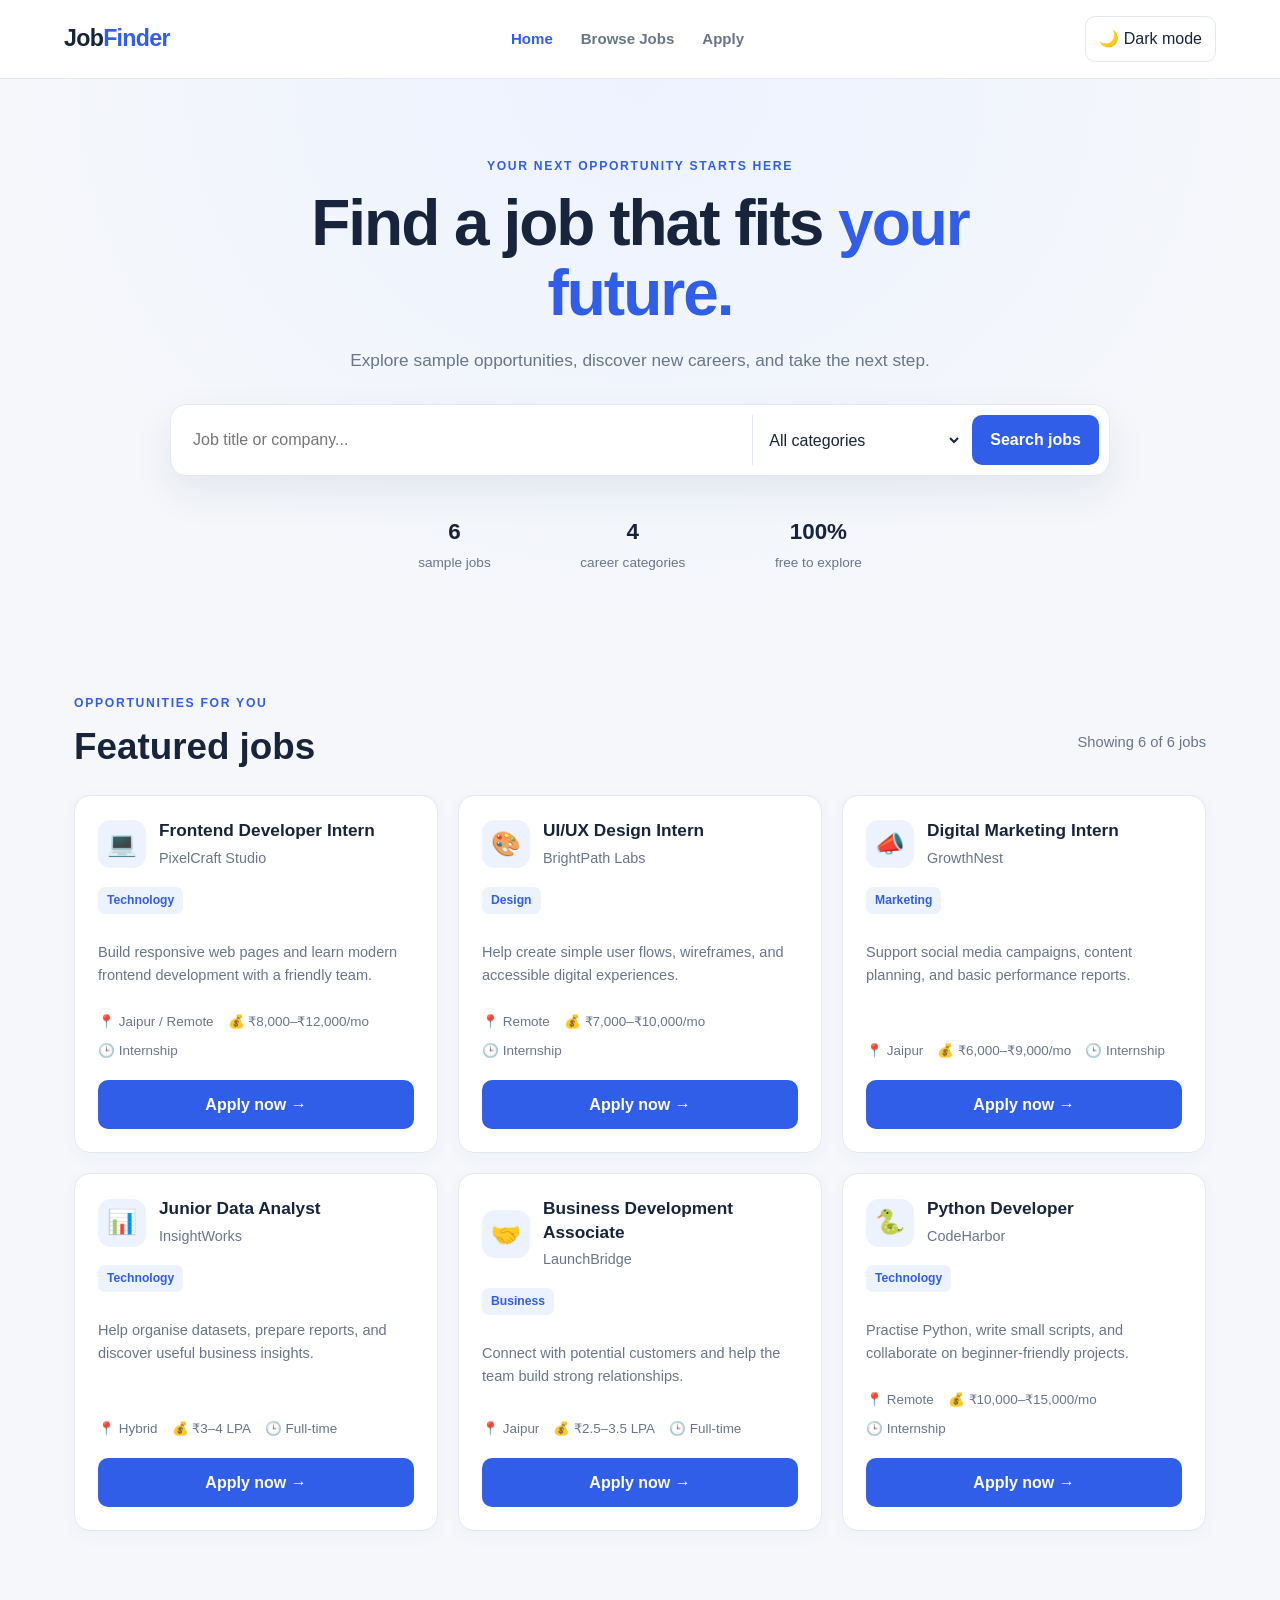
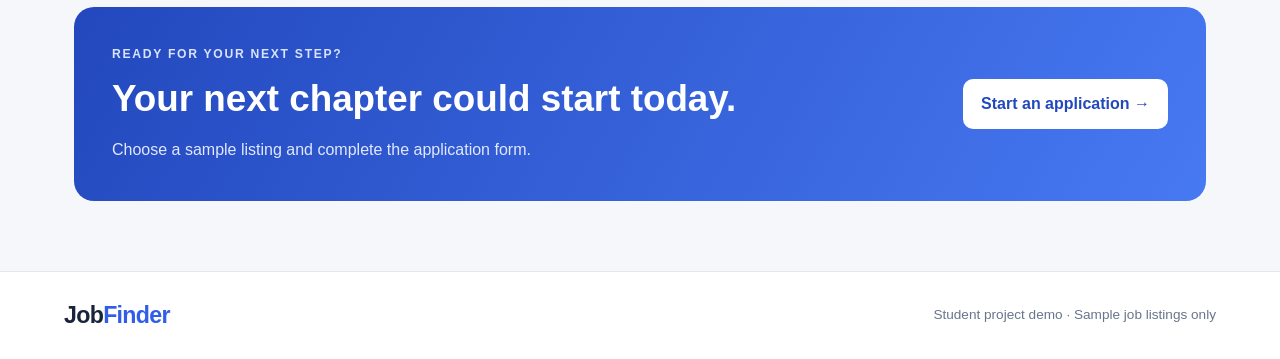
<file: index.html>
<!DOCTYPE html>
<html lang="en">
<head>
  <meta charset="UTF-8">
  <meta name="viewport" content="width=device-width, initial-scale=1.0">
  <title>JobFinder | Find Your Next Job</title>
  <link rel="stylesheet" href="style.css">
  <script src="script.js" defer></script>
</head>
<body>
  <header class="site-header">
    <a class="logo" href="index.html">Job<span>Finder</span></a>
    <nav aria-label="Main navigation">
      <a class="active" href="index.html">Home</a>
      <a href="#jobs">Browse Jobs</a>
      <a href="apply.html">Apply</a>
    </nav>
    <button id="themeToggle" class="theme-button" type="button" aria-label="Toggle dark mode">🌙 Theme</button>
  </header>

  <main>
    <section class="hero">
      <p class="eyebrow">YOUR NEXT OPPORTUNITY STARTS HERE</p>
      <h1>Find a job that fits <span>your future.</span></h1>
      <p class="hero-text">Explore sample opportunities, discover new careers, and take the next step.</p>
      <form id="searchForm" class="search-bar">
        <label class="sr-only" for="jobSearch">Search jobs or companies</label>
        <input id="jobSearch" type="search" placeholder="Job title or company..." autocomplete="off">
        <label class="sr-only" for="categoryFilter">Job category</label>
        <select id="categoryFilter">
          <option value="all">All categories</option>
          <option value="Technology">Technology</option>
          <option value="Design">Design</option>
          <option value="Marketing">Marketing</option>
          <option value="Business">Business</option>
        </select>
        <button class="button button-primary" type="submit">Search jobs</button>
      </form>
      <div class="hero-stats">
        <div><strong id="jobCount">6</strong><span>sample jobs</span></div>
        <div><strong>4</strong><span>career categories</span></div>
        <div><strong>100%</strong><span>free to explore</span></div>
      </div>
    </section>

    <section id="jobs" class="jobs-section">
      <div class="section-heading">
        <div><p class="eyebrow">OPPORTUNITIES FOR YOU</p><h2>Featured jobs</h2></div>
        <p id="resultMessage" aria-live="polite">Showing all jobs</p>
      </div>
      <div id="jobGrid" class="job-grid">
        
      </div>
      <p id="noResults" class="no-results" hidden>No jobs match your search. Try another keyword or category.</p>
    </section>

    <section class="callout">
      <div><p class="eyebrow">READY FOR YOUR NEXT STEP?</p><h2>Your next chapter could start today.</h2><p>Choose a sample listing and complete the application form.</p></div>
      <a class="button button-light" href="apply.html">Start an application →</a>
    </section>
  </main>

  <footer><a class="logo" href="index.html">Job<span>Finder</span></a><p>Student project demo · Sample job listings only</p></footer>
</body>
</html>
</file>
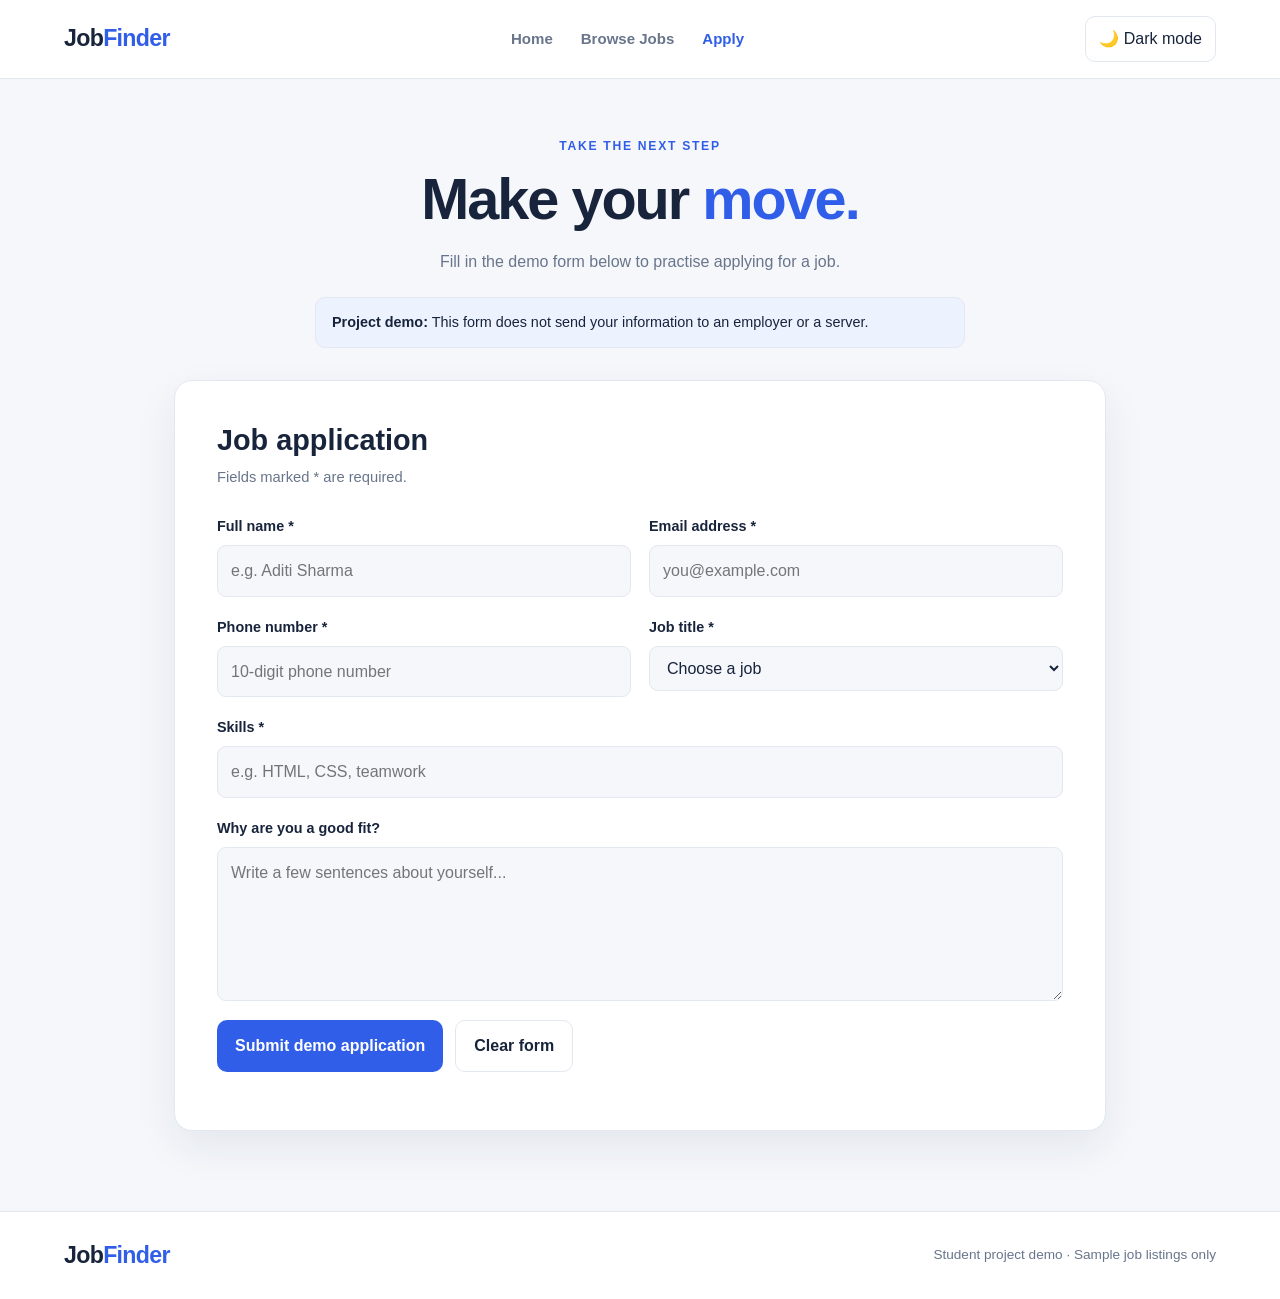
<file: apply.html>
<!DOCTYPE html>
<html lang="en">
<head>
  <meta charset="UTF-8">
  <meta name="viewport" content="width=device-width, initial-scale=1.0">
  <title>Apply for a Job | JobFinder</title>
  <link rel="stylesheet" href="style.css">
  <script src="script.js" defer></script>
</head>
<body>
  <header class="site-header">
    <a class="logo" href="index.html">Job<span>Finder</span></a>
    <nav aria-label="Main navigation">
      <a href="index.html">Home</a>
      <a href="index.html#jobs">Browse Jobs</a>
      <a class="active" href="apply.html">Apply</a>
    </nav>
    <button id="themeToggle" class="theme-button" type="button" aria-label="Toggle dark mode">🌙 Theme</button>
  </header>

  <main class="apply-main">
    <section class="apply-intro">
      <p class="eyebrow">TAKE THE NEXT STEP</p>
      <h1>Make your <span>move.</span></h1>
      <p>Fill in the demo form below to practise applying for a job.</p>
      <div class="notice"><strong>Project demo:</strong> This form does not send your information to an employer or a server.</div>
    </section>

    <section class="form-card">
      <h2>Job application</h2>
      <p class="muted">Fields marked * are required.</p>
      <form id="applicationForm">
        <div class="form-row">
          <div class="form-field">
            <label for="fullName">Full name *</label>
            <input id="fullName" name="fullName" type="text" placeholder="e.g. Aditi Sharma" required minlength="2">
          </div>
          <div class="form-field">
            <label for="email">Email address *</label>
            <input id="email" name="email" type="email" placeholder="you@example.com" required>
          </div>
        </div>
        <div class="form-row">
          <div class="form-field">
            <label for="phone">Phone number *</label>
            <input id="phone" name="phone" type="tel" placeholder="10-digit phone number" required pattern="[0-9]{10}" title="Enter exactly 10 digits">
          </div>
          <div class="form-field">
            <label for="selectedJob">Job title *</label>
            <select id="selectedJob" name="selectedJob" required>
              <option value="">Choose a job</option>
              <option>Frontend Developer Intern</option>
              <option>UI/UX Design Intern</option>
              <option>Digital Marketing Intern</option>
              <option>Junior Data Analyst</option>
              <option>Business Development Associate</option>
              <option>Python Developer</option>
            </select>
          </div>
        </div>
        <div class="form-field">
          <label for="skills">Skills *</label>
          <input id="skills" name="skills" type="text" placeholder="e.g. HTML, CSS, teamwork" required>
        </div>
        <div class="form-field">
          <label for="coverLetter">Why are you a good fit?</label>
          <textarea id="coverLetter" name="coverLetter" rows="5" placeholder="Write a few sentences about yourself..."></textarea>
        </div>
        <div class="form-actions">
          <button class="button button-primary" type="submit">Submit demo application</button>
          <button class="button button-outline" type="reset">Clear form</button>
        </div>
        <p id="formMessage" class="form-message" role="status" aria-live="polite"></p>
      </form>
    </section>
  </main>

  <footer><a class="logo" href="index.html">Job<span>Finder</span></a><p>Student project demo · Sample job listings only</p></footer>
</body>
</html>
</file>
<file: style.css>
:root {
  --bg: #f5f7fb;
  --surface: #ffffff;
  --text: #17243b;
  --muted: #68758b;
  --primary: #315ee8;
  --primary-dark: #2348bd;
  --border: #e2e7f0;
  --soft: #edf2ff;
  --shadow: 0 16px 40px rgba(27, 44, 82, 0.08);
}
* { box-sizing: border-box; }
html { scroll-behavior: smooth; }
body { margin: 0; background: var(--bg); color: var(--text); font-family: Arial, Helvetica, sans-serif; line-height: 1.6; transition: background .25s, color .25s; }
body.dark { --bg: #111827; --surface: #1c2638; --text: #edf2ff; --muted: #aab5ca; --primary: #83a0ff; --primary-dark: #b6c5ff; --border: #354158; --soft: #293858; --shadow: 0 16px 40px rgba(0,0,0,.18); }
a { color: inherit; text-decoration: none; }
button, input, select, textarea { font: inherit; }
button, .button { cursor: pointer; }
.site-header { min-height: 78px; display: flex; align-items: center; justify-content: space-between; gap: 24px; padding: 16px max(5%, calc((100% - 1180px)/2)); background: var(--surface); border-bottom: 1px solid var(--border); }
.logo { font-size: 1.45rem; font-weight: 800; letter-spacing: -.7px; }
.logo span, h1 span { color: var(--primary); }
nav { display: flex; gap: 28px; align-items: center; }
nav a { color: var(--muted); font-weight: 700; font-size: .94rem; }
nav a:hover, nav a.active { color: var(--primary); }
.theme-button { border: 1px solid var(--border); border-radius: 10px; padding: 9px 13px; color: var(--text); background: var(--surface); white-space: nowrap; }
.hero { padding: 78px 5% 60px; text-align: center; background: radial-gradient(ellipse at top, var(--soft), var(--bg) 68%); }
.eyebrow { margin: 0 0 12px; color: var(--primary); font-size: .76rem; font-weight: 800; letter-spacing: 1.7px; }
h1 { max-width: 820px; margin: 0 auto 18px; font-size: clamp(2.3rem, 5vw, 4.3rem); line-height: 1.1; letter-spacing: -2px; }
.hero-text { max-width: 610px; margin: 0 auto 30px; color: var(--muted); font-size: 1.08rem; }
.search-bar { max-width: 940px; margin: 0 auto; padding: 10px; display: flex; gap: 10px; background: var(--surface); border: 1px solid var(--border); border-radius: 16px; box-shadow: var(--shadow); }
.search-bar input, .search-bar select { min-width: 0; flex: 1; border: 0; outline: 0; background: transparent; color: var(--text); padding: 12px; }
.search-bar select { max-width: 210px; border-left: 1px solid var(--border); }
.button { display: inline-flex; align-items: center; justify-content: center; border: 0; border-radius: 10px; padding: 12px 18px; font-weight: 800; transition: transform .2s, background .2s; }
.button:hover { transform: translateY(-2px); }
.button-primary { background: var(--primary); color: #fff; }
body.dark .button-primary { color: #111827; }
.button-primary:hover { background: var(--primary-dark); }
.hero-stats { display: flex; justify-content: center; gap: clamp(28px, 7vw, 90px); margin-top: 38px; }
.hero-stats div { display: grid; gap: 2px; }
.hero-stats strong { font-size: 1.4rem; }
.hero-stats span { color: var(--muted); font-size: .85rem; }
.jobs-section { max-width: 1180px; margin: 0 auto; padding: 60px 24px 76px; }
.section-heading { display: flex; align-items: end; justify-content: space-between; gap: 20px; margin-bottom: 26px; }
.section-heading h2, .callout h2, .form-card h2 { margin: 0; font-size: clamp(1.7rem, 3vw, 2.3rem); line-height: 1.2; }
.section-heading > p, .muted { color: var(--muted); font-size: .92rem; }
.job-grid { display: grid; grid-template-columns: repeat(3, minmax(0, 1fr)); gap: 20px; }
.job-card { display: flex; flex-direction: column; padding: 23px; background: var(--surface); border: 1px solid var(--border); border-radius: 16px; box-shadow: 0 5px 20px rgba(30,50,90,.03); transition: transform .2s, box-shadow .2s; }
.job-card:hover { transform: translateY(-4px); box-shadow: var(--shadow); }
.job-top { display: flex; align-items: center; gap: 13px; margin-bottom: 17px; }
.company-icon { display: grid; place-items: center; width: 48px; height: 48px; flex-shrink: 0; border-radius: 13px; background: var(--soft); font-size: 1.5rem; }
.job-card h3 { margin: 0; font-size: 1.08rem; line-height: 1.35; }
.company-name { margin: 4px 0 0; color: var(--muted); font-size: .9rem; }
.tag { display: inline-block; align-self: flex-start; margin-bottom: 12px; padding: 4px 9px; color: var(--primary); background: var(--soft); border-radius: 7px; font-size: .76rem; font-weight: 800; }
.job-description { flex: 1; color: var(--muted); font-size: .91rem; }
.job-meta { display: flex; flex-wrap: wrap; gap: 8px 14px; margin: 9px 0 18px; color: var(--muted); font-size: .84rem; }
.job-card .button { width: 100%; }
.no-results { padding: 28px; text-align: center; color: var(--muted); background: var(--surface); border: 1px dashed var(--border); border-radius: 14px; }
.callout { max-width: 1132px; margin: 0 auto 70px; padding: 38px; display: flex; justify-content: space-between; align-items: center; gap: 25px; border-radius: 20px; color: white; background: linear-gradient(120deg, #2348bd, #4779f3); }
.callout .eyebrow { color: #d9e3ff; }
.callout p:last-child { margin-bottom: 0; color: #e1e8ff; }
.button-light { flex-shrink: 0; background: white; color: #2348bd; }
.button-outline { background: transparent; border: 1px solid var(--border); color: var(--text); }
footer { display: flex; justify-content: space-between; align-items: center; gap: 20px; padding: 25px 5%; border-top: 1px solid var(--border); background: var(--surface); }
footer p { margin: 0; color: var(--muted); font-size: .85rem; }
.apply-main { max-width: 980px; margin: 0 auto; padding: 58px 24px 80px; }
.apply-intro { text-align: center; margin-bottom: 32px; }
.apply-intro h1 { font-size: clamp(2.5rem, 5vw, 3.6rem); }
.apply-intro > p:not(.eyebrow) { color: var(--muted); }
.notice { max-width: 650px; margin: 22px auto 0; padding: 13px 16px; text-align: left; border: 1px solid var(--border); border-radius: 10px; background: var(--soft); font-size: .9rem; }
.form-card { padding: clamp(22px, 5vw, 42px); background: var(--surface); border: 1px solid var(--border); border-radius: 18px; box-shadow: var(--shadow); }
.form-card h2 { font-size: 1.8rem; }
.form-card > .muted { margin: 8px 0 26px; }
.form-row { display: grid; grid-template-columns: 1fr 1fr; gap: 18px; }
.form-field { display: flex; flex-direction: column; gap: 7px; margin-bottom: 19px; }
.form-field label { font-size: .9rem; font-weight: 800; }
.form-field input, .form-field select, .form-field textarea { width: 100%; padding: 12px 13px; border: 1px solid var(--border); border-radius: 9px; outline: none; background: var(--bg); color: var(--text); }
.form-field input:focus, .form-field select:focus, .form-field textarea:focus { border-color: var(--primary); box-shadow: 0 0 0 3px var(--soft); }
.form-field textarea { resize: vertical; }
.form-actions { display: flex; flex-wrap: wrap; gap: 12px; }
.form-message { margin-bottom: 0; font-weight: 700; }
.form-message.success { color: #16834a; }
.form-message.error { color: #d83a4e; }
.sr-only { position: absolute; width: 1px; height: 1px; padding: 0; margin: -1px; overflow: hidden; clip: rect(0,0,0,0); white-space: nowrap; border: 0; }
@media (max-width: 850px) { .job-grid { grid-template-columns: repeat(2, minmax(0, 1fr)); } .site-header { flex-wrap: wrap; } .callout { margin-left: 20px; margin-right: 20px; } }
@media (max-width: 600px) {
  .site-header { gap: 14px; padding: 15px 18px; }
  nav { order: 3; width: 100%; justify-content: space-between; gap: 12px; }
  .hero { padding: 55px 18px 42px; }
  .search-bar { flex-direction: column; }
  .search-bar select { max-width: none; border-left: 0; border-top: 1px solid var(--border); }
  .search-bar .button { width: 100%; }
  .hero-stats { gap: 20px; }
  .hero-stats strong { font-size: 1.15rem; }
  .hero-stats span { font-size: .75rem; }
  .jobs-section { padding: 45px 18px 55px; }
  .section-heading { align-items: flex-start; flex-direction: column; gap: 6px; }
  .job-grid { grid-template-columns: 1fr; }
  .callout { flex-direction: column; align-items: flex-start; padding: 27px; margin-bottom: 45px; }
  .form-row { grid-template-columns: 1fr; gap: 0; }
  .apply-main { padding: 42px 16px 55px; }
  footer { align-items: flex-start; flex-direction: column; padding: 22px; }
}
</file>
